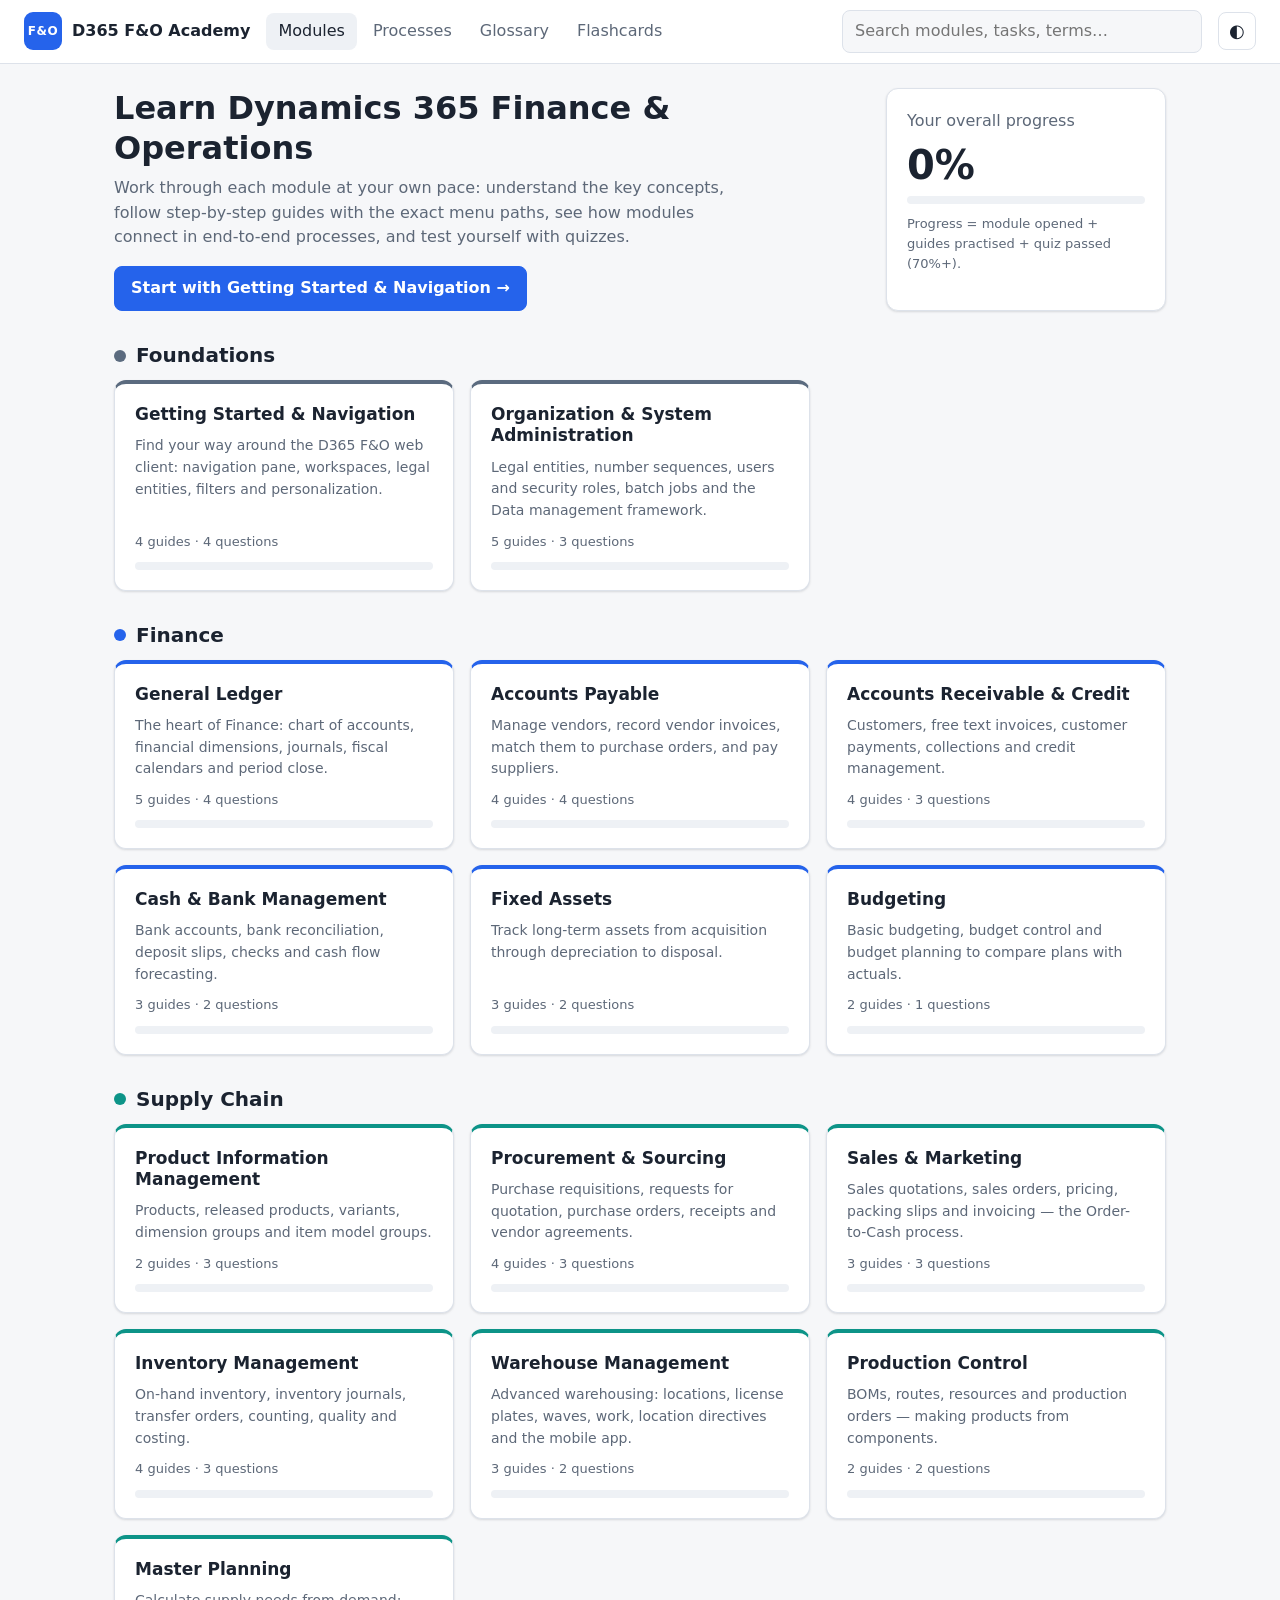
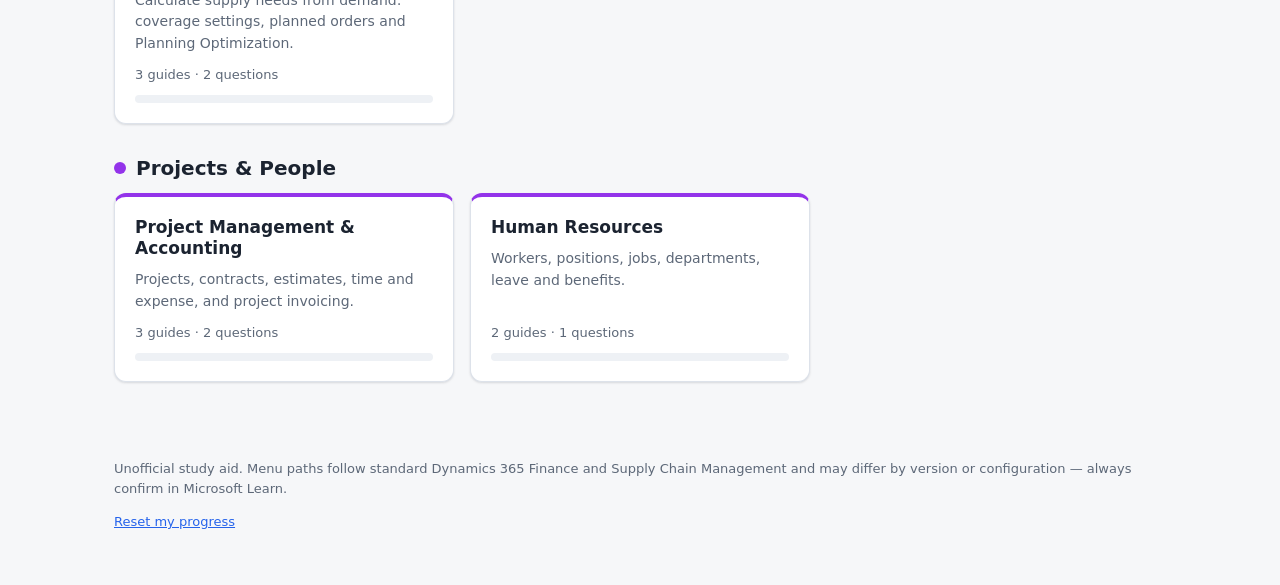
<file: d365-learning/index.html>
<!DOCTYPE html>
<html lang="en">
<head>
  <meta charset="utf-8">
  <meta name="viewport" content="width=device-width, initial-scale=1, viewport-fit=cover">
  <title>D365 F&amp;O Academy</title>
  <meta name="description" content="Learn Dynamics 365 Finance & Operations modules: concepts, step-by-step how-to guides, business processes and quizzes.">
  <meta name="theme-color" content="#2563eb">
  <link rel="manifest" href="manifest.webmanifest">
  <link rel="icon" href="icons/icon-192.png" type="image/png">
  <link rel="apple-touch-icon" href="icons/apple-touch-icon.png">
  <meta name="apple-mobile-web-app-capable" content="yes">
  <meta name="mobile-web-app-capable" content="yes">
  <meta name="apple-mobile-web-app-title" content="F&amp;O Academy">
  <meta name="apple-mobile-web-app-status-bar-style" content="default">
  <link rel="stylesheet" href="css/styles.css">
</head>
<body>
  <header class="topbar">
    <a class="brand" href="#/">
      <span class="brand-mark" aria-hidden="true">F&amp;O</span>
      <span class="brand-name">D365 F&amp;O Academy</span>
    </a>
    <nav class="mainnav" aria-label="Main">
      <a href="#/" data-nav="home">Modules</a>
      <a href="#/processes" data-nav="processes">Processes</a>
      <a href="#/glossary" data-nav="glossary">Glossary</a>
      <a href="#/flashcards" data-nav="flashcards">Flashcards</a>
    </nav>
    <form class="search" id="searchForm" role="search">
      <input id="searchInput" type="search" placeholder="Search modules, tasks, terms…" aria-label="Search">
    </form>
    <button class="icon-btn" id="themeToggle" type="button" aria-label="Toggle dark mode" title="Toggle theme">◐</button>
  </header>

  <main id="app" tabindex="-1"></main>

  <footer class="footer">
    <p>Unofficial study aid. Menu paths follow standard Dynamics 365 Finance and Supply Chain Management and may differ by version or configuration — always confirm in Microsoft Learn.</p>
    <p><button type="button" class="link-btn" id="resetProgress">Reset my progress</button></p>
  </footer>

  <script src="js/data.js"></script>
  <script src="js/app.js"></script>
</body>
</html>
</file>
<file: d365-learning/css/styles.css>
:root {
  --bg: #f6f7f9;
  --surface: #ffffff;
  --surface-2: #eef1f5;
  --text: #1b2330;
  --muted: #5d6878;
  --border: #dde2ea;
  --accent: #2563eb;
  --accent-contrast: #ffffff;
  --ok: #15803d;
  --ok-bg: #e7f6ec;
  --bad: #b91c1c;
  --bad-bg: #fdecec;
  --shadow: 0 1px 2px rgba(16, 24, 40, .06), 0 1px 3px rgba(16, 24, 40, .08);
  --radius: 12px;
  color-scheme: light;
}

:root[data-theme="dark"] {
  --bg: #0f1420;
  --surface: #171e2c;
  --surface-2: #1f2838;
  --text: #e6eaf2;
  --muted: #9aa5b8;
  --border: #2b3547;
  --accent: #6b9bff;
  --accent-contrast: #0b1020;
  --ok: #4ade80;
  --ok-bg: #12301f;
  --bad: #f87171;
  --bad-bg: #3a1717;
  --shadow: none;
  color-scheme: dark;
}

@media (prefers-color-scheme: dark) {
  :root:not([data-theme="light"]) {
    --bg: #0f1420;
    --surface: #171e2c;
    --surface-2: #1f2838;
    --text: #e6eaf2;
    --muted: #9aa5b8;
    --border: #2b3547;
    --accent: #6b9bff;
    --accent-contrast: #0b1020;
    --ok: #4ade80;
    --ok-bg: #12301f;
    --bad: #f87171;
    --bad-bg: #3a1717;
    --shadow: none;
    color-scheme: dark;
  }
}

* { box-sizing: border-box; }

body {
  margin: 0;
  background: var(--bg);
  color: var(--text);
  font: 16px/1.55 system-ui, -apple-system, "Segoe UI", Roboto, sans-serif;
}

a { color: var(--accent); }
h1, h2, h3 { line-height: 1.25; }
code, .path { font-family: ui-monospace, "Cascadia Code", Consolas, monospace; }

/* ---------- Top bar ---------- */
.topbar {
  position: sticky; top: 0; z-index: 10;
  display: flex; align-items: center; gap: 16px; flex-wrap: wrap;
  padding: 10px 24px;
  /* keep clear of the notch / status bar when launched from the home screen */
  padding-top: calc(10px + env(safe-area-inset-top));
  padding-left: calc(24px + env(safe-area-inset-left));
  padding-right: calc(24px + env(safe-area-inset-right));
  background: var(--surface);
  border-bottom: 1px solid var(--border);
}
.brand { display: flex; align-items: center; gap: 10px; text-decoration: none; color: var(--text); font-weight: 700; }
.brand-mark {
  display: grid; place-items: center;
  width: 38px; height: 38px; border-radius: 9px;
  background: var(--accent); color: var(--accent-contrast); font-size: 12px; letter-spacing: .5px;
}
.mainnav { display: flex; gap: 4px; }
.mainnav a {
  padding: 6px 12px; border-radius: 8px; text-decoration: none; color: var(--muted); font-weight: 500;
}
.mainnav a:hover { background: var(--surface-2); color: var(--text); }
.mainnav a.active { background: var(--surface-2); color: var(--text); }
.search { flex: 1; min-width: 180px; max-width: 360px; margin-left: auto; }
.search input {
  width: 100%; padding: 8px 12px; border-radius: 8px;
  border: 1px solid var(--border); background: var(--bg); color: var(--text); font: inherit;
}
.icon-btn {
  border: 1px solid var(--border); background: var(--surface); color: var(--text);
  width: 38px; height: 38px; border-radius: 8px; cursor: pointer; font-size: 18px;
}

main { max-width: 1100px; margin: 0 auto; padding: 24px; outline: none; }

.footer { max-width: 1100px; margin: 0 auto; padding: 8px 24px 40px; color: var(--muted); font-size: 13px; }
.link-btn { background: none; border: none; color: var(--accent); cursor: pointer; padding: 0; font: inherit; text-decoration: underline; }

/* ---------- Generic ---------- */
.card {
  background: var(--surface); border: 1px solid var(--border);
  border-radius: var(--radius); box-shadow: var(--shadow); padding: 20px;
}
.muted { color: var(--muted); }
.pill {
  display: inline-block; padding: 2px 10px; border-radius: 999px; font-size: 12px; font-weight: 600;
  background: var(--surface-2); color: var(--muted);
}
.btn {
  display: inline-flex; align-items: center; gap: 6px;
  padding: 9px 16px; border-radius: 8px; border: 1px solid var(--border);
  background: var(--surface); color: var(--text); font: inherit; font-weight: 600; cursor: pointer; text-decoration: none;
}
.btn:hover { background: var(--surface-2); }
.btn.primary { background: var(--accent); color: var(--accent-contrast); border-color: var(--accent); }
.btn.primary:hover { filter: brightness(1.08); }
.btn:disabled { opacity: .5; cursor: not-allowed; }

.progress { height: 8px; background: var(--surface-2); border-radius: 999px; overflow: hidden; }
.progress > span { display: block; height: 100%; background: var(--ok); border-radius: 999px; transition: width .3s; }

/* ---------- Home ---------- */
.hero { display: grid; grid-template-columns: 1fr 280px; gap: 24px; align-items: center; margin-bottom: 32px; }
.hero h1 { font-size: 32px; margin: 0 0 8px; }
.hero p { margin: 0 0 16px; color: var(--muted); max-width: 60ch; }
.stat-big { font-size: 40px; font-weight: 700; }
.area { margin: 32px 0; }
.area-head { display: flex; align-items: center; gap: 10px; margin-bottom: 12px; }
.area-head h2 { margin: 0; font-size: 20px; }
.area-dot { width: 12px; height: 12px; border-radius: 50%; }
.grid { display: grid; grid-template-columns: repeat(auto-fill, minmax(260px, 1fr)); gap: 16px; }
.module-card { display: flex; flex-direction: column; gap: 10px; text-decoration: none; color: inherit; border-top: 4px solid var(--area-color, var(--accent)); transition: transform .15s; }
.module-card:hover { transform: translateY(-2px); }
.module-card h3 { margin: 0; font-size: 17px; }
.module-card p { margin: 0; color: var(--muted); font-size: 14px; flex: 1; }
.module-meta { display: flex; justify-content: space-between; font-size: 13px; color: var(--muted); }

/* ---------- Module page ---------- */
.crumbs { font-size: 14px; color: var(--muted); margin-bottom: 8px; }
.crumbs a { color: var(--muted); }
.module-head { display: flex; justify-content: space-between; gap: 24px; align-items: flex-start; flex-wrap: wrap; margin-bottom: 20px; }
.module-head h1 { margin: 6px 0; }
.module-head .progress-box { width: 240px; }
.tabs { display: flex; gap: 4px; border-bottom: 1px solid var(--border); margin-bottom: 20px; overflow-x: auto; }
.tabs button {
  background: none; border: none; padding: 10px 16px; cursor: pointer; font: inherit; font-weight: 600;
  color: var(--muted); border-bottom: 3px solid transparent; white-space: nowrap;
}
.tabs button.active { color: var(--text); border-bottom-color: var(--accent); }
.prose p { max-width: 75ch; }

.concepts { display: grid; grid-template-columns: repeat(auto-fill, minmax(300px, 1fr)); gap: 12px; }
.concept dt { font-weight: 700; }
.concept dd { margin: 4px 0 0; color: var(--muted); }

.task { margin-bottom: 16px; }
.task-head { display: flex; justify-content: space-between; gap: 16px; align-items: flex-start; }
.task h3 { margin: 0 0 6px; font-size: 18px; }
.path {
  display: inline-block; font-size: 13px; background: var(--surface-2); padding: 4px 10px; border-radius: 6px; margin-bottom: 10px;
}
.task ol { padding-left: 22px; margin: 8px 0; }
.task li { margin-bottom: 4px; }
.tip { border-left: 3px solid var(--accent); background: var(--surface-2); padding: 8px 12px; border-radius: 0 8px 8px 0; font-size: 14px; }
.done-toggle { display: flex; gap: 6px; align-items: center; font-size: 14px; white-space: nowrap; cursor: pointer; user-select: none; }
.done-toggle input { width: 18px; height: 18px; accent-color: var(--ok); }
.task.is-done { border-color: var(--ok); }

.tips-list { padding-left: 20px; }
.tips-list li { margin-bottom: 8px; }

/* ---------- Quiz ---------- */
.quiz-q { font-size: 18px; font-weight: 600; margin: 4px 0 16px; }
.options { display: grid; gap: 8px; }
.option {
  text-align: left; padding: 12px 14px; border-radius: 8px; border: 1px solid var(--border);
  background: var(--surface); color: var(--text); font: inherit; cursor: pointer;
}
.option:hover:not(:disabled) { background: var(--surface-2); }
.option.correct { border-color: var(--ok); background: var(--ok-bg); }
.option.wrong { border-color: var(--bad); background: var(--bad-bg); }
.option:disabled { cursor: default; }
.explain { margin-top: 14px; }
.quiz-foot { display: flex; justify-content: space-between; align-items: center; margin-top: 16px; }

/* ---------- Processes ---------- */
.process { margin-bottom: 24px; }
.flow { display: flex; flex-wrap: wrap; gap: 8px; align-items: stretch; margin-top: 12px; }
.flow-step {
  flex: 1 1 150px; position: relative; padding: 12px; border-radius: 10px;
  background: var(--surface-2); border-left: 4px solid var(--area-color, var(--accent));
}
.flow-step .n { font-size: 12px; color: var(--muted); font-weight: 700; }
.flow-step h4 { margin: 2px 0 4px; font-size: 15px; }
.flow-step p { margin: 0 0 6px; font-size: 13px; color: var(--muted); }
.flow-step a { font-size: 12px; font-weight: 600; }

/* ---------- Glossary / search ---------- */
.toolbar { display: flex; gap: 12px; flex-wrap: wrap; margin-bottom: 16px; }
.toolbar input, .toolbar select {
  padding: 8px 12px; border-radius: 8px; border: 1px solid var(--border); background: var(--surface); color: var(--text); font: inherit;
}
.toolbar input { flex: 1; min-width: 200px; }
.gloss-item { padding: 12px 0; border-bottom: 1px solid var(--border); }
.gloss-item:last-child { border-bottom: none; }
.result { display: block; padding: 12px 0; border-bottom: 1px solid var(--border); text-decoration: none; color: inherit; }
.result:hover strong { color: var(--accent); }
.result small { color: var(--muted); }
mark { background: #fde68a; color: #1b2330; border-radius: 3px; padding: 0 2px; }

/* ---------- Flashcards ---------- */
.flash-wrap { max-width: 560px; margin: 0 auto; text-align: center; }
.flashcard {
  min-height: 240px; display: grid; place-items: center; cursor: pointer; text-align: center;
  font-size: 22px; font-weight: 700; padding: 32px; margin: 16px 0; user-select: none;
}
.flashcard.back { font-size: 17px; font-weight: 400; }
.flash-controls { display: flex; justify-content: center; gap: 8px; flex-wrap: wrap; }

@media (max-width: 760px) {
  .topbar {
    gap: 10px;
    padding: calc(10px + env(safe-area-inset-top)) calc(16px + env(safe-area-inset-right)) 10px calc(16px + env(safe-area-inset-left));
  }
  .brand-name { display: none; }
  .mainnav { order: 3; width: 100%; overflow-x: auto; }
  .search { order: 1; max-width: none; margin-left: 0; }
  .icon-btn { order: 2; }
  main { padding: 16px; }
  .hero { grid-template-columns: 1fr; }
  .hero h1 { font-size: 26px; }
  .module-head .progress-box { width: 100%; }
  .concepts { grid-template-columns: 1fr; }
  .task-head { flex-direction: column; }
}
</file>
